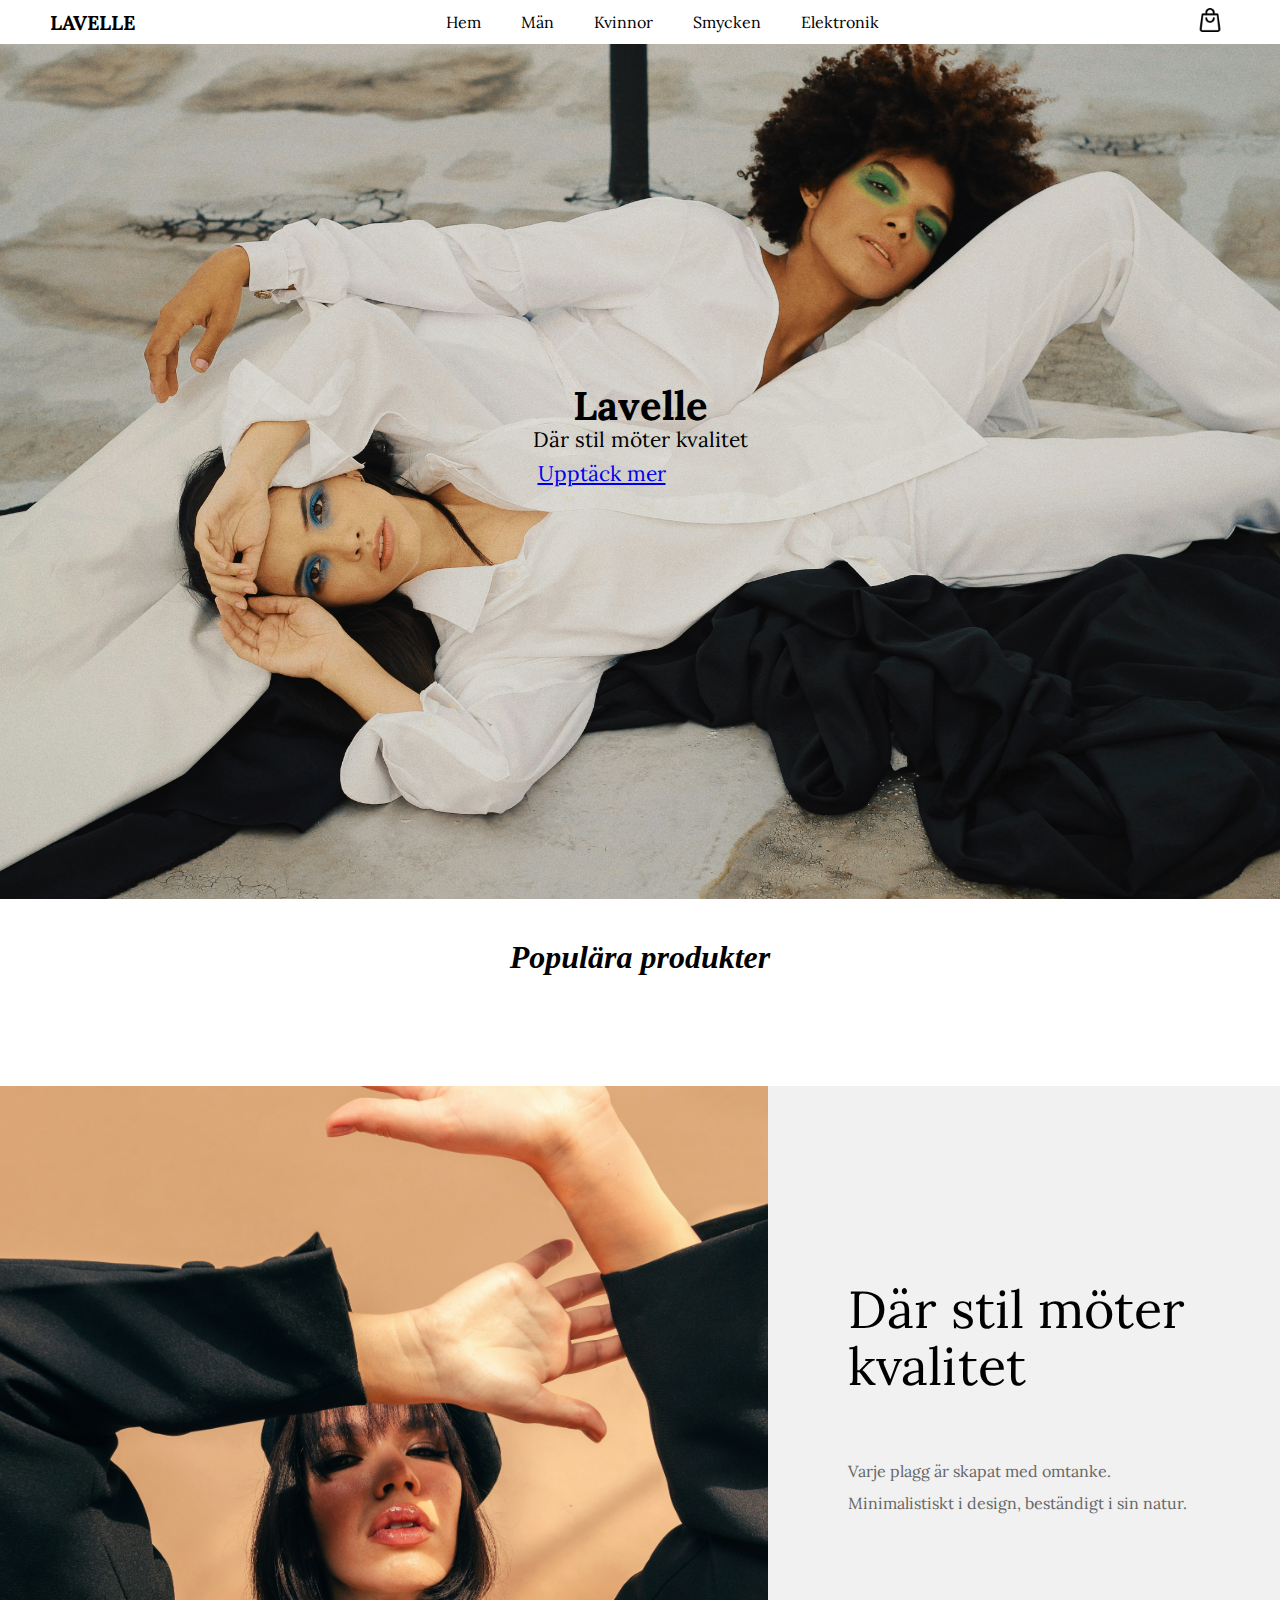
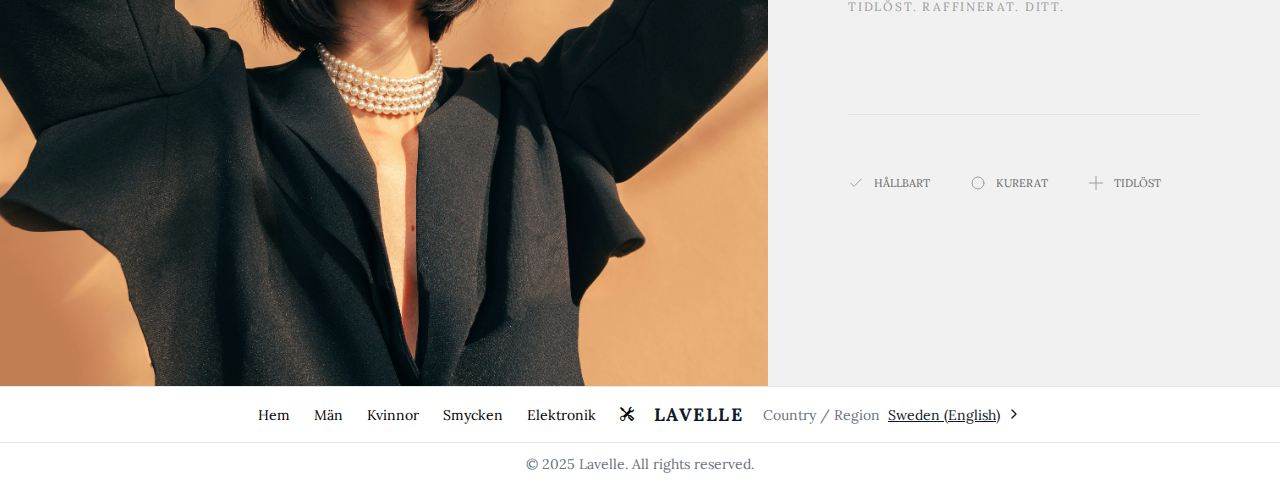
<file: index.html>
<!DOCTYPE html>
<html lang="en">
  <head>
    <meta charset="UTF-8" />
    <meta name="viewport" content="width=device-width, initial-scale=1.0" />
    <link rel="icon" type="image/x-icon" href="./src/img/letter-L-orange.png" />
    <title>Lavelle</title>

    <link rel="stylesheet" href="./src/css/index.css" />
    <link rel="stylesheet" href="./src/css/stylehero.css" />
    <link
      rel="stylesheet"
      href="https://cdn.jsdelivr.net/npm/bootstrap-icons@1.13.1/font/bootstrap-icons.min.css"
    />
    <link rel="stylesheet" href="./src/css/aboutus.css" />
  </head>

  <body>
    <header class="header">
      <div class="logo-container">
        <a href="/" class="logo-title">LAVELLE</a>
      </div>

      <nav class="navbar">
        <a href="index.html">Hem</a>
        <a href="routing.html?category=men">Män</a>
        <a href="routing.html?category=women">Kvinnor</a>
        <a href="routing.html?category=jewelery">Smycken</a>
        <a href="routing.html?category=electronics">Elektronik</a>
      </nav>
      <!-- Kundvagn -->
      <div class="icon-wrapper">
        <div class="kundvagn">
          <div id="cart-container">
            <div id="cart-counter"></div>
            <button id="cart-button"></button>
          </div>
        </div>

        <button class="hamburger-menu" aria-label="Meny">☰</button>
      </div>
    </header>

    <!-- Mini cart window -->
    <div id="mini-cart-window">
      <div id="cart-top-panel">
        <h2>Din varukorg</h2>
        <button id="cart-back-btn"></button>
      </div>

      <div id="mini-cart-products-container"></div>
      <div id="to-checkout-container">
        <div id="mini-cart-total-container"><p></p></div>
        <button id="to-checkout-btn">Gå till kassan</button>
      </div>
    </div>
    <!-- Hero section -->
    <section id="hero">
      <div id="hero-text">
        <h1>Lavelle</h1>
        <p>Där stil möter kvalitet</p>

          <a href="#upptack" id="btn" >Upptäck mer</a>
      </div>
    </section>

    <!-- Populära produkter -->
    <section class="image-section" id="upptack">
      <h2 class="rubrik">Populära produkter</h2>
      <div class="product-container"></div>
    </section>

    <!--About sektion-->

    <section class="about-lux" aria-labelledby="about-heading">
      <div class="about-container">
        <div class="about-image">
          <img src="./src/img/hero6.jpg" alt="Lavelle fashion editorial" />
          <div class="about-image-badge">
            <span class="brand-name">Lavelle</span>
          </div>
        </div>
        <div class="about-text">
          <h2 id="about-heading" class="about-title">
            Där stil möter kvalitet
          </h2>

          <p class="about-lead">
            Varje plagg är skapat med omtanke. Minimalistiskt i design,
            beständigt i sin natur.
          </p>

          <p class="about-tagline">Tidlöst. Raffinerat. Ditt.</p>

          <ul class="about-features">
            <li class="feature">
              <svg class="feature-icon" viewBox="0 0 24 24">
                <path
                  d="M20 6L9 17l-5-5"
                  stroke="currentColor"
                  fill="none"
                  stroke-linecap="round"
                  stroke-linejoin="round"
                />
              </svg>
              Hållbart
            </li>

            <li class="feature">
              <svg class="feature-icon" viewBox="0 0 24 24">
                <circle
                  cx="12"
                  cy="12"
                  r="9"
                  stroke="currentColor"
                  fill="none"
                  stroke-linecap="round"
                />
              </svg>
              Kurerat
            </li>

            <li class="feature">
              <svg class="feature-icon" viewBox="0 0 24 24">
                <path
                  d="M12 2v20M2 12h20"
                  stroke="currentColor"
                  fill="none"
                  stroke-linecap="round"
                />
              </svg>
              Tidlöst
            </li>
          </ul>
        </div>
      </div>
    </section>

    <!-- Footer -->
    <footer class="site-footer">
      <div class="footer-top">
        <div class="container footer-row">
          <nav class="footer-nav" aria-label="Huvudmeny i footern">
            <a href="#">Hem</a>
            <a href="routing.html?category=men">Män</a>
            <a href="routing.html?category=women">Kvinnor</a>
            <a href="routing.html?category=jewelery">Smycken</a>
            <a href="routing.html?category=electronics">Elektronik</a>
            <a href="admin.html"><i class="bi bi-tools"></i></a>
          </nav>

          <div class="footer-brand" aria-hidden="true">
            <h2>LAVELLE</h2>
          </div>

          <div class="footer-region">
            <span class="muted">Country / Region</span>
            <a href="#" class="region-link">
              <span>Sweden (English)</span>

              <svg
                class="chevron"
                width="16"
                height="16"
                viewBox="0 0 24 24"
                aria-hidden="true"
                focusable="false"
              >
                <path
                  d="M9 6l6 6-6 6"
                  fill="none"
                  stroke="currentColor"
                  stroke-width="2"
                  stroke-linecap="round"
                  stroke-linejoin="round"
                />
              </svg>
            </a>
          </div>
        </div>
      </div>

      <div class="footer-bottom">
        <div class="container text-center">
          <p>© 2025 Lavelle. All rights reserved.</p>
        </div>
      </div>
    </footer>
    <script src="./src/js/hamburgerMenu.js"></script>
    <script type="module" src="./src/js/butik.js"></script>
    <script src="./src/js/routing.js"></script>
  </body>
</html>
</file>
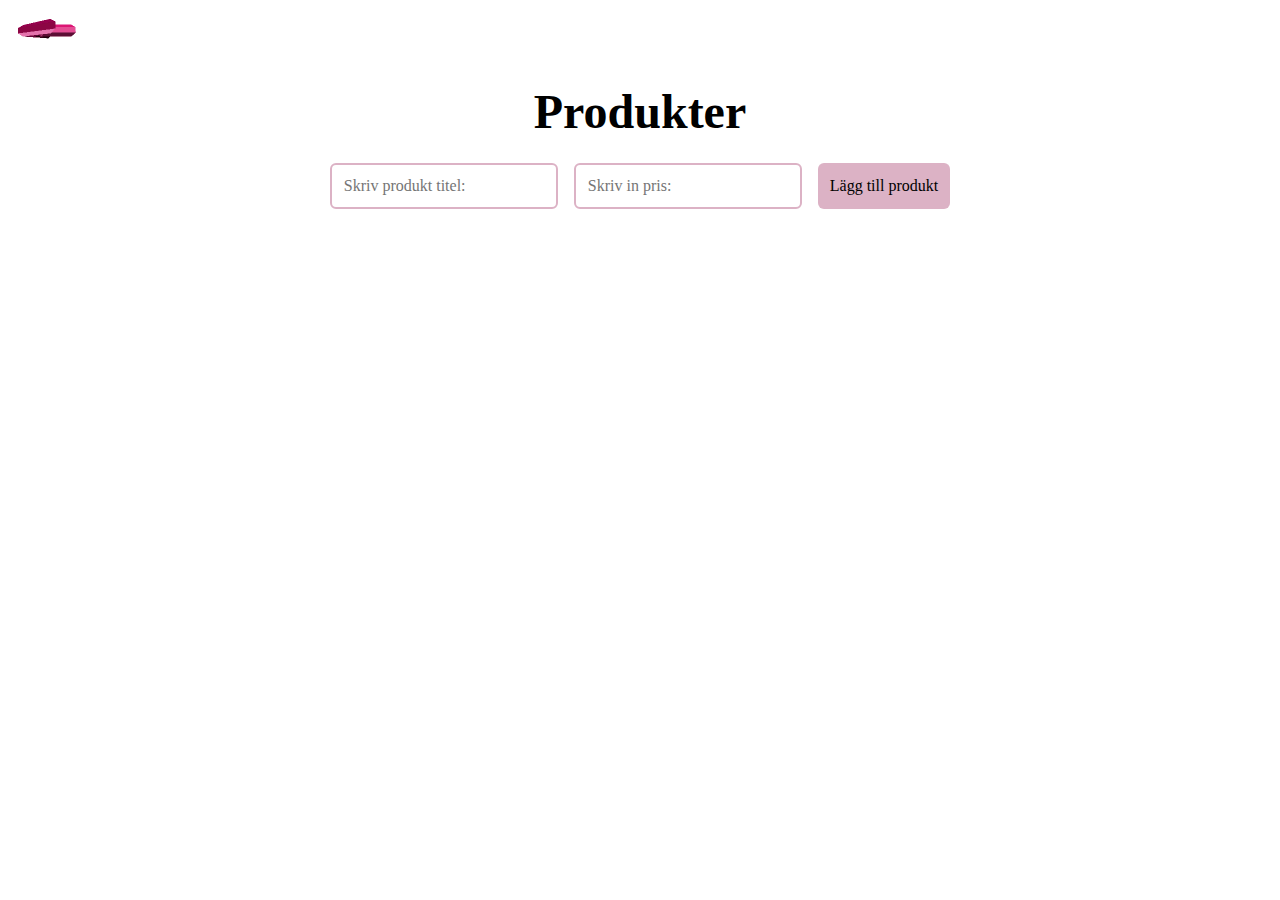
<file: admin.html>
<!DOCTYPE html>
<html lang="en">
  <head>
    <meta charset="UTF-8" />
    <meta name="viewport" content="width=device-width, initial-scale=1.0" />
    <link rel="stylesheet" href="/src/css/admin.css" />
    <link rel="icon" type="image/x-icon" href="./src/img/letter-L orange.png" />
    <title>Admin</title>
  </head>
  <body>
    <a href="index.html"><img src="./src/img/pilaroww.gif" /></a>
    <h1 class="header-text">Produkter</h1>

    <form id="product-form">
      <input
        type="text"
        id="title"
        placeholder="Skriv produkt titel:"
        required
      />
      <input type="number" id="price" placeholder="Skriv in pris:" required />
      <button id="add-product" type="submit">Lägg till produkt</button>
    </form>

    <div id="product-cards"></div>

    <script src="/src/js/admin.js"></script>
  </body>
</html>
</file>
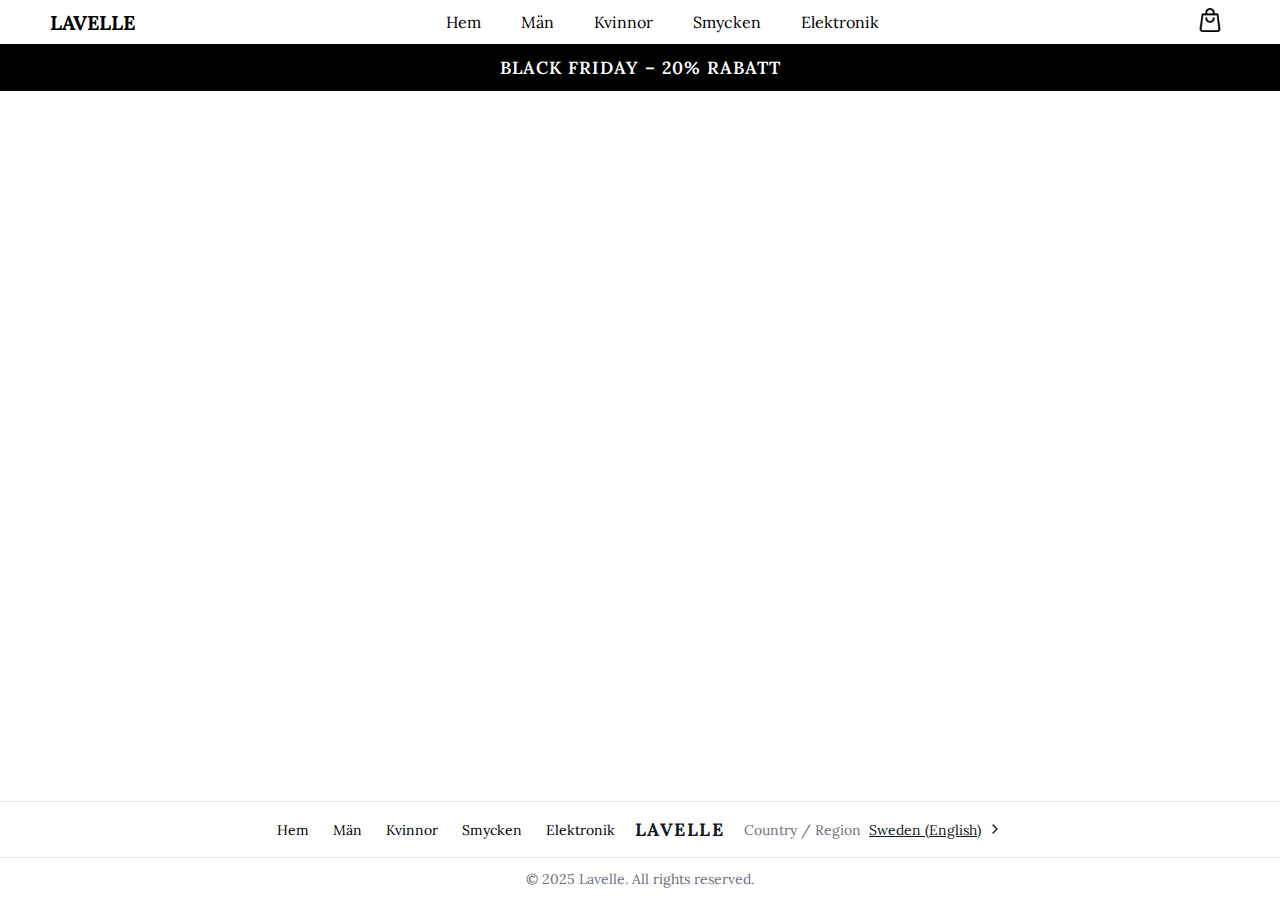
<file: routing.html>
<!DOCTYPE html>
<html lang="en">
  <head>
    <meta charset="UTF-8" />
    <meta name="viewport" content="width=device-width, initial-scale=1.0" />
    <link rel="icon" type="image/x-icon" href="./src/img/letter-L-orange.png" />
    <title>Lavelle - Kategori</title>

    <link rel="stylesheet" href="./src/css/index.css" />
    <link rel="stylesheet" href="./src/css/stylehero.css" />
    <link
      rel="stylesheet"
      href="https://cdn.jsdelivr.net/npm/bootstrap-icons@1.13.1/font/bootstrap-icons.min.css"
    />
    <link rel="stylesheet" href="./src/css/aboutus.css" />
  </head>

  <body>
    <header class="header">
      <div class="logo-container">
        <a href="/" class="logo-title">LAVELLE</a>
      </div>

      <nav class="navbar">
        <a href="./index.html">Hem</a>
        <a href="routing.html?category=men">Män</a>
        <a href="routing.html?category=women">Kvinnor</a>
        <a href="routing.html?category=jewelery">Smycken</a>
        <a href="routing.html?category=electronics">Elektronik</a>
      </nav>
      <div class="icon-wrapper">
        <div class="kundvagn">
          <div id="cart-container">
            <div id="cart-counter"></div>
            <button id="cart-button"></button>
          </div>
        </div>

        <button class="hamburger-menu" aria-label="Meny">☰</button>
      </div>
    </header>

    <div id="mini-cart-window">
      <div id="cart-top-panel">
        <h2>Din varukorg</h2>
        <button id="cart-back-btn"></button>
      </div>

      <div id="mini-cart-products-container"></div>
      <div id="to-checkout-container">
        <div id="mini-cart-total-container"><p></p></div>
        <button id="to-checkout-btn">Gå till kassan</button>
      </div>
    </div>

    <div class="black-friday-banner">
      BLACK FRIDAY – 20% RABATT
    </div>

    <main>
      <section class="image-section">
        <h2 class="rubrik" id="category-title"></h2>
        <div id="products-container" class="product-container"></div>
      </section>
    </main>

    <footer class="site-footer">
      <div class="footer-top">
        <div class="container footer-row">
          <nav class="footer-nav" aria-label="Huvudmeny i footern">
            <a href="#">Hem</a>
            <a href="routing.html?category=men">Män</a>
            <a href="routing.html?category=women">Kvinnor</a>
            <a href="routing.html?category=jewelery">Smycken</a>
            <a href="routing.html?category=electronics">Elektronik</a>
          </nav>
          <div class="footer-brand" aria-hidden="true">
            <h2>LAVELLE</h2>
          </div>
          <div class="footer-region">
            <span class="muted">Country / Region</span>
            <a href="#" class="region-link">
              <span>Sweden (English)</span>
              <svg
                class="chevron"
                width="16"
                height="16"
                viewBox="0 0 24 24"
                aria-hidden="true"
                focusable="false"
              >
                <path
                  d="M9 6l6 6-6 6"
                  fill="none"
                  stroke="currentColor"
                  stroke-width="2"
                  stroke-linecap="round"
                  stroke-linejoin="round"
                />
              </svg>
            </a>
          </div>
        </div>
      </div>
      <div class="footer-bottom">
        <div class="container text-center">
          <p>© 2025 Lavelle. All rights reserved.</p>
        </div>
      </div>
    </footer>

    <script src="./src/js/hamburgerMenu.js"></script>
    <script type="module" src="./src/js/butik.js"></script>
    <script type="module" src="./src/js/routing.js"></script>
  </body>
</html>
</file>
<file: src/css/index.css>
/* Global */
@import url("https://fonts.googleapis.com/css2?family=Lora:wght@400;700&display=swap");

* {
  box-sizing: border-box;
  margin: 0;
  padding: 0;
  font-family: "Lora", sans-serif;
  -webkit-font-smoothing: antialiased;
  -moz-osx-font-smoothing: grayscale;
}

body {
  min-height: 100vh;
  display: flex;
  flex-direction: column;
}

main {
  flex: 1;
}

/* Header */
.header {
  display: flex;
  justify-content: space-between;
  position: sticky;
  top: 0;
  z-index: 1000;
  padding: 0 50px;
  background: white;
}

.logo-container {
  display: flex;
  align-items: center;
  justify-content: center;
  font-size: 20px;
  font-weight: bold;
}

.logo-container a {
  text-decoration: none;
  color: #000000;
  cursor: pointer;
}

.navbar a {
  text-decoration: none;
  color: black;
  cursor: pointer;
}

.navbar {
  display: flex;
  gap: 40px;
  align-items: center;
  justify-content: center;
}

.icon-container {
  display: flex;
  gap: 30px;
  padding: 10px;
  align-items: center;
  justify-content: center;
}

/* Cart */
#cart-container {
  position: relative;
  margin: 0.5rem;
}

#cart-counter {
  display: none;
  position: absolute;
  top: -3px;
  right: -3px;
  width: 10px;
  height: 10px;
  background: red;
  border-radius: 50%;
}

#cart-button {
  width: 24px;
  height: 24px;
  background: url("../img/shopping-bag.png") no-repeat center/contain;
  border: none;
  cursor: pointer;
  padding: 0;
}

#mini-cart-window {
  position: fixed;
  top: 0;
  right: -30rem;
  width: 30rem;
  height: 100vh;
  background: white;
  transition: right 0.2s;
  z-index: 1000;
}

#mini-cart-window.active {
  right: 0;
  box-shadow: 0 8px 20px 5px rgba(0, 0, 0, 0.5);
}

#cart-top-panel {
  display: flex;
  justify-content: space-between;
  align-items: center;
  width: 30rem;
  padding: 20px 10px;
  height: 64px;
}

#cart-back-btn {
  width: 64px;
  height: 64px;
  background: url("../img/arrow-right.svg") no-repeat center/contain;
  border: none;
  cursor: pointer;
}

/* Empty cart */
#cart-empty {
  display: none;
  flex-direction: column;
  width: 30rem;
  min-width: 400px;
  align-items: center;
}

#cart-empty h3 {
  margin: 25px;
  text-align: center;
}

#cart-empty button {
  width: 75%;
  padding: 25px 50px;
  border-radius: 15px;
  border: none;
  background: rgb(14, 122, 254);
  color: white;
}

.empty-cart {
  display: flex;
  flex-direction: column;
  align-items: center;
  text-align: center;
  padding: 2rem;
  gap: 1rem;
  background: #f9f9f9;
  border: 1px dashed #ccc;
  border-radius: 12px;
  margin: 1rem;
  min-height: 150px;
  color: #555;
}

.empty-cart p:first-child {
  font-weight: bold;
  font-size: 1.2rem;
  color: #333;
}

.empty-cart p:last-child {
  font-size: 0.95rem;
  color: #666;
}

/* Cart products */
#mini-cart-products-container {
  height: 100%;
  display: flex;
  flex-direction: column;
  gap: 1rem;
  overflow-y: scroll;
  padding-bottom: 150px;
}

.product-rect {
  display: flex;
  width: 100%;
  padding: 1rem;
  align-items: flex-start;
}

.product-rect img {
  width: 150px;
  height: 150px;
  object-fit: contain;
}

.product-rect section {
  flex: 1;
  display: grid;
  margin: 0.5rem;
  gap: 0.3rem;
  grid-template-areas:
    "headline price"
    "actions quantity"
    "article stock";
  grid-template-columns: 2fr 1fr;
  grid-template-rows: auto 1fr 2fr;
}

.product-rect section h1 {
  grid-area: headline;
  font-size: 1em;
  display: -webkit-box;
  -webkit-line-clamp: 2; /* Det finns bara -webkit-line-clamp. Varningen går inte att få bort*/
  -webkit-box-orient: vertical;
  overflow: hidden;
}

#mini-cart-product-price {
  grid-area: price;
  justify-self: center;
  align-self: center;
}

#mini-cart-actions {
  grid-area: actions;
  display: flex;
  gap: 5px;
  height: 20px;
}

#mini-cart-quantity {
  grid-area: quantity;
  justify-self: center;
  align-self: end;
}

#mini-cart-remove-product,
#mini-cart-add-product {
  width: 20px;
  height: 20px;
  border: none;
  background-size: cover;
  background-repeat: no-repeat;
  background-color: transparent;
  transition: 0.3s;
}

#mini-cart-remove-product {
  background-image: url(/src/img/dash-circle-fill.svg);
}

#mini-cart-add-product {
  background-image: url(/src/img/plus-circle-fill.svg);
}

#mini-cart-remove-product:hover,
#mini-cart-add-product:hover {
  transform: translateY(-2px);
}

#article-number {
  grid-area: article;
  align-self: end;
}

#mini-cart-stock-status {
  grid-area: stock;
  justify-self: center;
  align-self: end;
}

/* Checkout */
#to-checkout-container {
  position: absolute;
  left: 0;
  right: 0;
  bottom: 0;
  padding: 20px;
  background: white;
}

#to-checkout-container button {
  width: 100%;
  padding: 12px 20px;
  background: #ff6f61;
  color: #fff;
  font-weight: bold;
  border: none;
  border-radius: 8px;
  cursor: pointer;
  transition: 0.2s background, 0.1s transform;
}

#to-checkout-container button:hover {
  background: #ff3b2e;
  transform: scale(1.02);
}

#to-checkout-container button:active {
  transform: scale(0.98);
}

/* black friday banner */
.black-friday-banner {
  background-color: black;
  color: white;
  text-align: center;
  padding: 12px 0;
  font-size: 1.1rem;
  font-weight: 600;
  letter-spacing: 1px;
  text-transform: uppercase;
}


/* Footer */
.site-footer {
  border-top: 1px solid #e6e7e8;
  background: #fff;
  color: #111827;
  font-size: 14px;
  font-weight: 300;
}

.footer-top {
  padding: 16px 24px;
}

.container {
  max-width: 1600px;
  margin: auto;
}

/* Mobil */
.footer-row {
  display: flex;
  flex-direction: column;
  gap: 16px;
  text-align: center;
}

.footer-nav {
  display: flex;
  justify-content: center;
  flex-wrap: wrap;
  gap: 24px;
}

.footer-nav a {
  text-decoration: none;
  color: black;
}

.footer-brand {
  display: block;
  text-align: center;
  position: static;
  transform: none;
}

.footer-brand h2 {
  font-size: 18px;
  letter-spacing: 0.08em;
}

.footer-region {
  display: flex;
  justify-content: center;
  gap: 8px;
}

.footer-region .muted {
  color: #6b7280;
}

.region-link {
  display: flex;
  gap: 6px;
  color: #111827;
  transition: 0.15s;
}

.region-link:hover {
  color: #6b7280;
}

.footer-bottom {
  border-top: 1px solid #e6e7e8;
  padding: 12px 24px;
  text-align: center;
}

.footer-bottom p {
  color: #6b7280;
}
/* Animation */
.added-animation {
  animation: popIn 0.4s ease-out forwards;
}

@keyframes popIn {
  0% {
    transform: scale(0.8);
    opacity: 0;
  }
  60% {
    transform: scale(1.05);
    opacity: 1;
  }
  100% {
    transform: scale(1);
  }
}

/* Desktop */
@media (min-width: 968px) {
  .hamburger-menu {
    display: none;
  }
}

/* Mobil */
@media (max-width: 968px) {
  .header-search {
    display: none;
  }
  .header {
    padding: 0 1rem;
  }
  .navbar {
    display: none;
  }
  .navbar.show {
    display: flex;
    flex-direction: column;
    align-items: center;
    background: white;
    padding: 10px 0;
    position: absolute;
    top: 40px;
    left: 0;
    right: 0;
    gap: 20px;
  }

  .icon-wrapper {
    display: flex;
    gap: 1rem;
  }

  .kundvagn {
    padding-top: 8px;
  }

  #cart-button {
    width: 20px;
    height: 20px;
  }

  #cart-counter {
    top: -5px;
    right: -5px;
    width: 14px;
    height: 14px;
    font-size: 0.7rem;
    display: flex;
    align-items: center;
    justify-content: center;
    color: white;
  }

  .hamburger-menu {
    font-size: 1.8rem;
    background: none;
    border: none;
    cursor: pointer;
  }

  #mini-cart-window {
    right: -100%;
    width: 100%;
    transition: right 0.3s;
  }

  #mini-cart-window.active {
    right: 0;
  }

  #cart-top-panel {
    width: 100%;
    padding: 0.5rem;
  }

  #mini-cart-products-container {
    flex: 1;
    gap: 0.5rem;
    padding: 0.5rem;
  }

  .product-rect {
    gap: 0.5rem;
  }

  .product-rect img {
    width: 60px;
    height: 60px;
  }

  #to-checkout-container {
    position: sticky;
    bottom: 0;
    padding: 0.5rem;
    background: white;
  }
}

/* DESKTOP FOOTER */
@media (min-width: 968px) {
  .footer-row {
    flex-direction: row;
    justify-content: space-between;
    align-items: center;
    text-align: left;
  }

  .footer-nav {
    justify-content: flex-start;
  }

  .footer-brand {
    order: 2;
    text-align: center;
  }

  .footer-region {
    order: 3;
    justify-content: flex-end;
  }
}
</file>
<file: src/css/stylehero.css>
/* Hero section */
#hero {
    width: 100%;
    height: 95vh;
    background-image: url('../img/hero5.jpg');
    background-size: cover;
    background-repeat: no-repeat;
    background-position: center top;
    position: relative;
    display: flex;
    align-items: center;
    justify-content: center;
    padding-bottom: 5%;
}

#hero-text {
    display: flex;
    flex-direction: column;
    justify-content: center;
    font-size: 21px;
    margin-bottom: 40px;
    line-height: 1.1;
}

#hero-text h1 {
    text-align: center;
    font-size: 40px;
    margin-top: 35px;
}

/* Design Button i hero section */
#btn {
    border-radius: 15px;
    margin-top: 5px;
    padding: 5px;
    transition: all 0.3s ease;
}

#btn:hover {
    background-color: #e9dfce;
    box-shadow: 0 6px 12px rgba(0, 0, 0, 0.3);
    transform: translateY(-3px);
}

#btn a {
    color: black;
}

/* Product section */
.image-section {
    text-align: center;
    padding: 40px 20px;
    background-color: #ffffff;
    margin-bottom: 30px;
    font-size: 24px;
}

.rubrik {
    color: #000000;
    font-style: italic;
    font-family: serif;
    font-size: 2rem;
    margin-bottom: 40px;
}

.product-box {
    display: flex;
    flex-direction: column;
    align-items: center;
    text-align: center;
}

.container {
    display: flex;
    justify-content: center;
    flex-wrap: wrap;
    gap: 20px;
}

.box {
    width: 250px;
    background: #edeceb;
    border-radius: 10px;
    overflow: hidden;
    padding-bottom: 10px;
}

.box img {
    width: 70%;
    height: auto;
    display: block;
    margin: 10px auto;
}

.product-row {
    display: flex;
    justify-content: space-between;
    align-items: center;
    width: 100%;
    max-width: 250px;
    margin-top: 8px;
    padding: 0 10px;
    box-sizing: border-box;
}

.text-column {
    display: flex;
    flex-direction: column;
    align-items: flex-start;
}

.text-column h3 {
    font-size: 22px;
    font-family: serif;
    font-style: italic;
    font-weight: 500;
}

.text-column .price {
    margin: 2px 0 0 0;
    font-size: 16px;
    font-style: italic;
}

.product-row i {
    font-size: 20px;
    cursor: pointer;
    transition: transform 0.2s ease;
}

.product-row i:hover {
    transform: scale(1.2);
}

/* Media quearies  */
@media (max-width: 768px) {
    #hero {
        height: 70vh;
        width: 110%;
    }
    #hero-text h1 {
        font-size: 28px;
    }
    #hero-text p {
        font-size: 16px;
    }
    #btn {
        padding: 6px 14px;
        font-size: 14px;
    }
}

@media (max-width: 430px) {
    #hero {
        height: 60vh;
        width: 110%;
    }
    #hero-text h1 {
        font-size: 24px;
    }
    #hero-text p {
        font-size: 14px;
    }
    #btn {
        padding: 5px 12px;
        font-size: 12px;
    }
}
</file>
<file: src/css/aboutus.css>
.about-lux {
  background: #f1f1f1;
  display: flex;
  align-items: center;
}

.about-container {
  display: grid;
  grid-template-columns: 1.2fr 0.8fr;
  min-height: 100vh;
}

.about-image {
  position: relative;
  overflow: hidden;
  background: #f5f5f5;
}

.about-image img {
  width: 100%;
  height: 100%;
  object-fit: cover;
  transition: 1.2s cubic-bezier(0.19, 1, 0.22, 1);
}

.about-image:hover img {
  transform: scale(1.05);
  filter: contrast(1.1);
}

.about-image-badge {
  position: absolute;
  top: 60px;
  left: 60px;
  padding: 24px 48px;
  border: 1px solid rgba(255,255,255,0.4);
  backdrop-filter: blur(20px);
  opacity: 0;
  animation: fadeInBadge .8s forwards .8s;
}

.brand-name {
  font-size: 11px;
  letter-spacing: .4em;
  text-transform: uppercase;
  color: #fff;
}

.about-text {
  display: flex;
  flex-direction: column;
  justify-content: center;
  padding: 80px;
}

.about-title {
  font-size: 52px;
  line-height: 1.1;
  font-weight: 300;
  max-width: 500px;
  margin-bottom: 60px;
}

.about-lead {
  font-size: 16px;
  line-height: 2;
  color: #666;
  max-width: 450px;
  margin-bottom: 80px;
}

.about-tagline {
  font-size: 12px;
  letter-spacing: .15em;
  text-transform: uppercase;
  margin-bottom: 0;
  color: #999;
}

.about-features {
  display: flex;
  gap: 40px;
  padding-top: 60px;
  margin-top: 100px;
  border-top: 1px solid rgba(0,0,0,0.06);
}

.feature {
  display: flex;
  align-items: center;
  gap: 10px;
  font-size: 11px;
  text-transform: uppercase;
  color: #666;
}

.feature-icon {
  width: 16px;
  height: 16px;
  stroke-width: 1.5;
  opacity: .6;
}


@media (max-width: 1200px) {
  .about-text { padding: 60px; }
  .about-title { font-size: 46px; }
}

@media (max-width: 1024px) {
  .about-container { grid-template-columns: 1fr; }
  .about-image { height: 65vh; }
  .about-text { padding: 70px 50px; }
}

@media (max-width: 768px) {
  .about-image { height: 55vh; }
  .about-image-badge { top: 30px; left: 30px; padding: 16px 32px; }
  .about-title { font-size: 36px; margin-bottom: 40px; }
  .about-lead { font-size: 15px; margin-bottom: 60px; }
  .about-features { flex-direction: column; gap: 20px; }
}

@media (max-width: 480px) {
  .about-image { height: 45vh; }
  .about-text { padding: 40px 24px; }
  .about-title { font-size: 32px; }
}
</file>
<file: src/css/admin.css>
* {
    padding: 0;
    margin: 0;
    box-sizing: border-box;
    font-family: 'Times New Roman', Times, serif;
}

.header-text {
    text-align: center;
    font-size: 3rem;
    margin-bottom: 1.5rem;
    font-family: 'Times New Roman', Times, serif;
    margin-top: 20px;
}

/* Design till formulär */
#product-form {
    display: flex;
    gap: 1rem;
    justify-content: center;
    margin-top: 20px;
    margin-bottom: 20px;
}

#product-form input,
#product-form button {
    padding: 12px;
    font-size: 1rem;
    border-radius: 6px;
    border: 2px solid #dcb2c5;
    font-weight: 300;
}

#product-form button {
    background-color: #dcb2c5;
    color: rgb(0, 0, 0);
    cursor: pointer;
    border: none;
}

#product-form button:hover {
    background-color: #ba879e;
}

/* Design till produkt sidan */
#product-cards {
    display: flex;
    justify-content: space-around;
    flex-wrap: wrap;
}

.product-card {
    width: 20%;
    box-shadow: 0 0 4px rgb(0, 0, 0);
    padding: 1.5em;
    margin-bottom: 2em;
}

.product-images {
    width: 200px;
    height: 200px;
    object-fit: contain;
    display: block;
    margin: 0 auto;
    margin-bottom: 10px;
}

.title {
    font-size: 1.3rem;
    white-space: nowrap;
    overflow: hidden;
    text-overflow: ellipsis;
    margin-bottom: 10px;
}

.catergory {
    font-weight: bold;
    text-transform: capitalize;
    margin: 1em;
    font-size: 1.2rem;
}

.price {
    font-weight: bold;
    margin-top: 1em;
}

.delete-btn {
    margin-top: 8px;
    border: 2px solid #dcb2c5;
    font-size: 18px;
    border-radius: 6px;
    padding: 3px;
    background-color: #dcb2c5;
    cursor: pointer;
    border: none;
}

.delete-btn:hover {
    background-color: #ba879e;
}


@media (max-width: 1100px) {
    .header-text {
        font-size: 2rem;
        margin-top: 10px;
    }

    #product-form {
        flex-direction: column;
        gap: 0.5rem;
        width: 90%;
        margin: 0 auto 20px;
    }

    #product-form input,
    #product-form button {
        width: 100%;
        font-size: 1rem;
    }

    #product-cards {
        justify-content: center;
    }

    .product-card {
        width: 90%;
        margin: 1rem auto;
        padding: 1rem;
    }

    .product-images {
        width: 140px;
        height: 140px;
    }

    .title {
        font-size: 1.1rem;
    }

    .catergory {
        font-size: 1.1rem;
        margin: .5em 0;
    }

    .price {
        font-size: 1rem;
    }

    .delete-btn {
        font-size: 16px;
        width: 100%;
        padding: 8px;
    }
}
</file>
